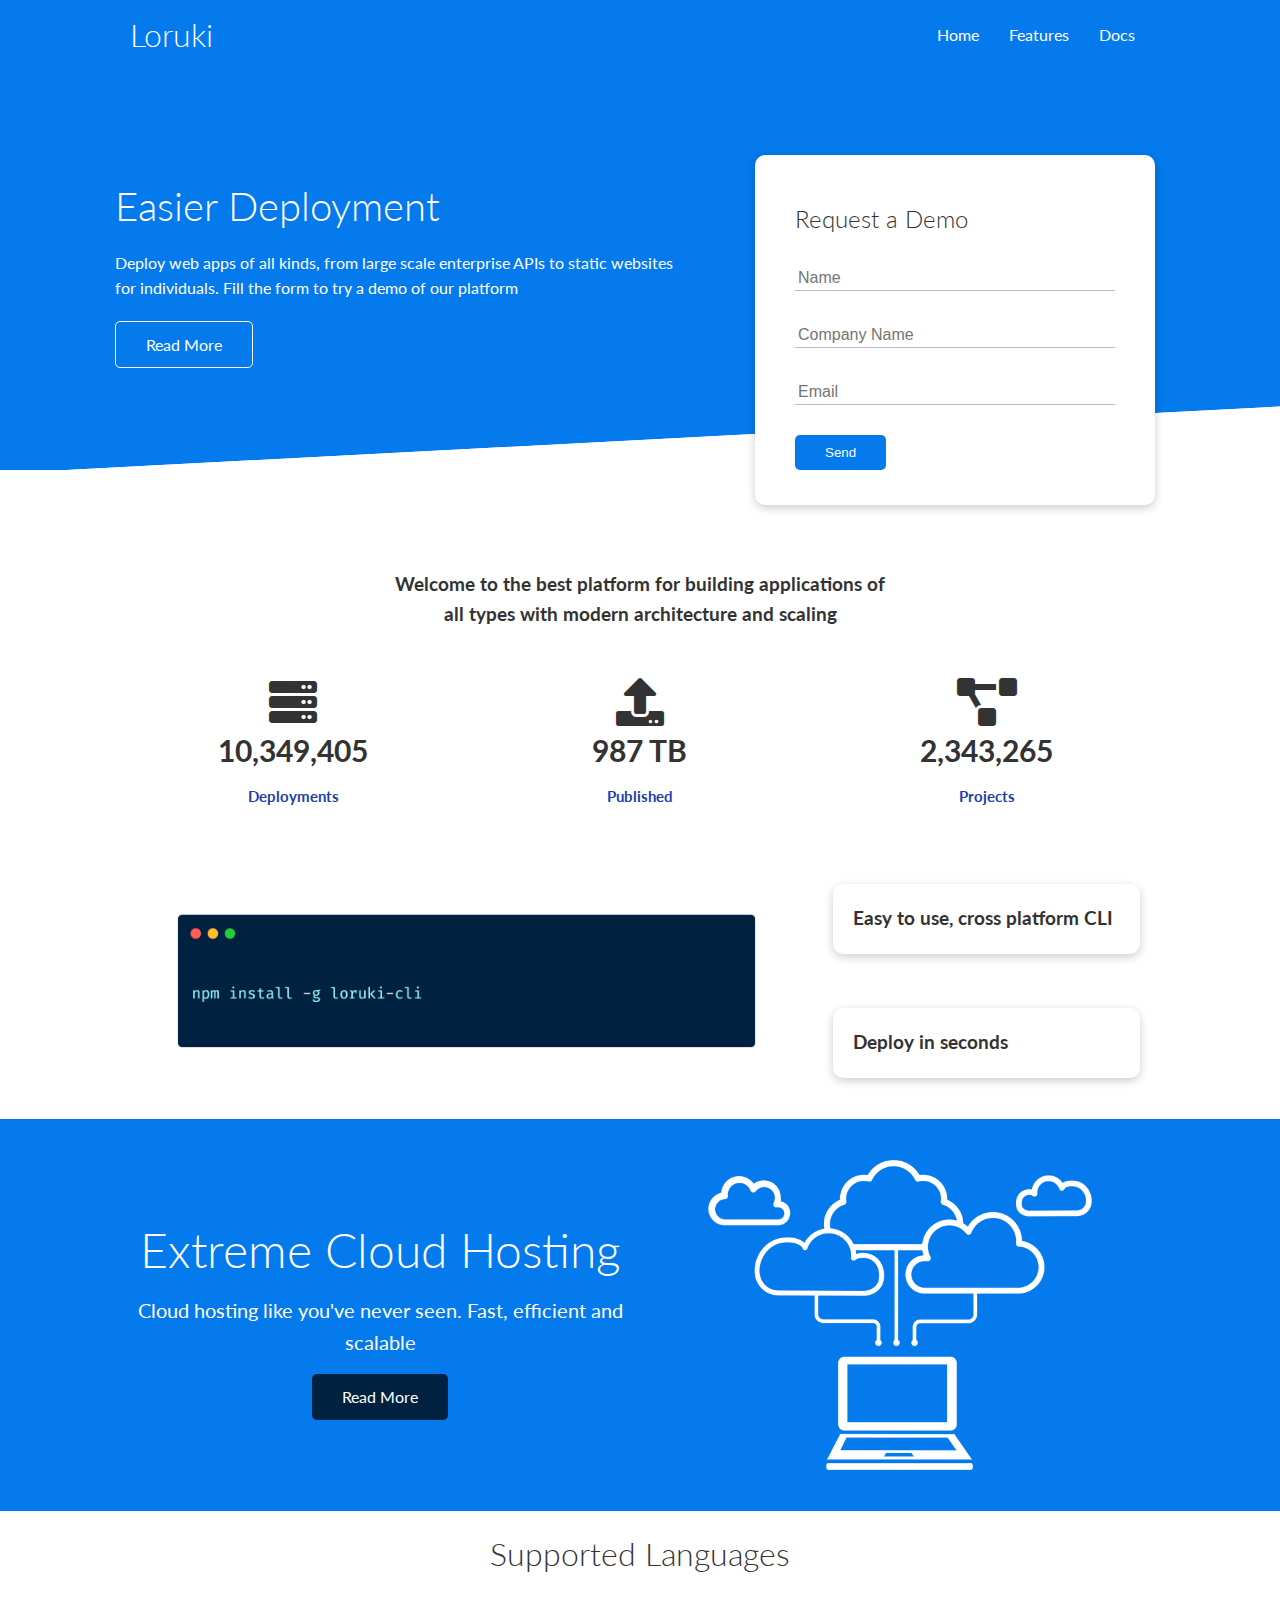
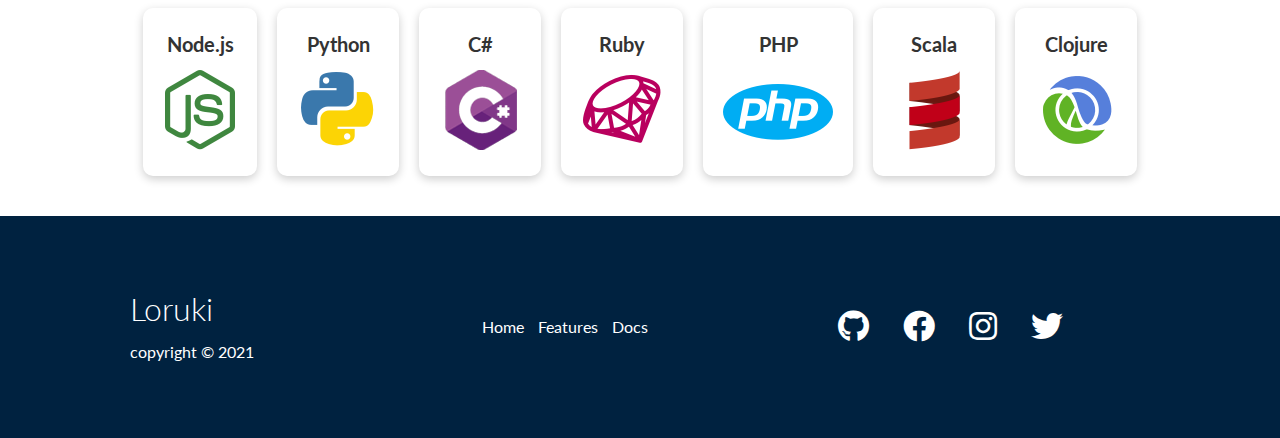
<file: index.html>
<!DOCTYPE html>
<html lang="en">
  <head>
    <meta charset="UTF-8" />
    <meta http-equiv="X-UA-Compatible" content="IE=edge" />
    <meta name="viewport" content="width=device-width, initial-scale=1.0" />
    <link
      rel="stylesheet"
      href="https://cdnjs.cloudflare.com/ajax/libs/font-awesome/5.15.4/css/all.min.css"
      integrity="sha512-1ycn6IcaQQ40/MKBW2W4Rhis/DbILU74C1vSrLJxCq57o941Ym01SwNsOMqvEBFlcgUa6xLiPY/NS5R+E6ztJQ=="
      crossorigin="anonymous"
      referrerpolicy="no-referrer"
    />
    <link rel="stylesheet" href="css/utilities.css" />
    <link rel="stylesheet" href="css/style.css" />
    <title>Loruki | Cloud Hosting For Everyone</title>
  </head>
  <body>
    <!-- Navbar -->
    <div class="navbar">
      <div class="container flex">
        <h1 class="logo">Loruki</h1>
        <nav>
          <ul>
            <li><a href="index.html">Home</a></li>
            <li><a href="features.html">Features</a></li>
            <li><a href="docs.html">Docs</a></li>
          </ul>
        </nav>
      </div>
    </div>

    <!-- Showcase -->
    <section class="Showcase">
      <div class="container grid">
        <div class="Showcase-text">
          <h1>Easier Deployment</h1>
          <p>
            Deploy web apps of all kinds, from large scale enterprise APIs to
            static websites for individuals. Fill the form to try a demo of our
            platform
          </p>
          <a href="features.html" class="btn btn-outline">Read More</a>
        </div>

        <div class="Showcase-form card">
          <h2>Request a Demo</h2>
          <form>
            <div class="form-control">
              <input type="text" name="neme" placeholder="Name" required />
            </div>
            <div class="form-control">
              <input
                type="text"
                name="company"
                placeholder="Company Name"
                required
              />
            </div>
            <div class="form-control">
              <input type="email" name="email" placeholder="Email" required />
            </div>
            <input type="submit" value="Send" class="btn btn-primary" />
          </form>
        </div>
      </div>
    </section>

    <!-- Stats -->
    <section class="stats">
      <div class="container">
        <h3 class="stats-heading text-center my-1">
          Welcome to the best platform for building applications of all types
          with modern architecture and scaling
        </h3>

        <div class="grid grid-3 text-center my-4">
          <div>
            <i class="fas fa-server fa-3x"></i>
            <h3>10,349,405</h3>
            <p class="text-secondary">Deployments</p>
          </div>
          <div>
            <i class="fas fa-upload fa-3x"></i>
            <h3>987 TB</h3>
            <p class="text-secondary">Published</p>
          </div>
          <div>            
            <i class="fas fa-project-diagram fa-3x"></i>
            <h3>2,343,265</h3>
            <p class="text-secondary">Projects</p></div>
        </div>
      </div>
    </section>

    <!-- Cli -->
    <section class="cli">
      <div class="container grid">
        <img src="images/cli.png" alt="">
        <div class="card">
          <h3>Easy to use, cross platform CLI</h3>
        </div>
        <div class="card">
          <h3>Deploy in seconds</h3>
        </div>
      </div>
    </section>

    <!-- Cloud -->
    <section class="cloud bg-primary my-2 py-2">
      <div class="container grid">
        <div class="text-center">
          <h2 class="lg">Extreme Cloud Hosting</h2>
          <p class="lead my-1">Cloud hosting like you've never seen. Fast, efficient and scalable</p>
          <a href="features.html" class="btn btn-dark">Read More</a>
        </div>
        <img src="images/cloud.png" alt="">
      </div>
    </section>

    <!-- Languages -->
    <section class="languages">
      <h2 class="md text-center my-2">
        Supported Languages
      </h2>
      <div class="container flex">
        <div class="card">
          <h4>Node.js</h4>
          <img src="images/logos/node.png" alt="">
        </div>
        <div class="card">
          <h4>Python</h4>
          <img src="images/logos/python.png" alt="">
        </div>
        <div class="card">
          <h4>C#</h4>
          <img src="images/logos/csharp.png" alt="">
        </div>
        <div class="card">
          <h4>Ruby</h4>
          <img src="images/logos/ruby.png" alt="">
        </div>
        <div class="card">
          <h4>PHP</h4>
          <img src="images/logos/php.png" alt="">
        </div>
        <div class="card">
          <h4>Scala</h4>
          <img src="images/logos/scala.png" alt="">
        </div>
        <div class="card">
          <h4>Clojure</h4>
          <img src="images/logos/clojure.png" alt="">
        </div>
      </div>
    </section>

    <!-- Footer -->

  <footer class="footer bg-dark py-5">
    <div class="container grid grid-3">
      <div>
        <h1>Loruki</h1>
        <p>copyright &copy; 2021</p>
      </div>
      <nav>
        <ul>
          <li>
            <a href="index.html">Home</a>
            <a href="features.html">Features</a>
            <a href="docs.html">Docs</a>
          </li>
        </ul>
      </nav>
      <div class="social">
        <a href="#"><i class="fab fa-github fa-2x"></i></a>
        <a href="#"><i class="fab fa-facebook fa-2x"></i></a>
        <a href="#"><i class="fab fa-instagram fa-2x"></i></a>
        <a href="#"><i class="fab fa-twitter fa-2x"></i></a>
      </div>

    </div>
  </footer>





  </body>
</html>
</file>
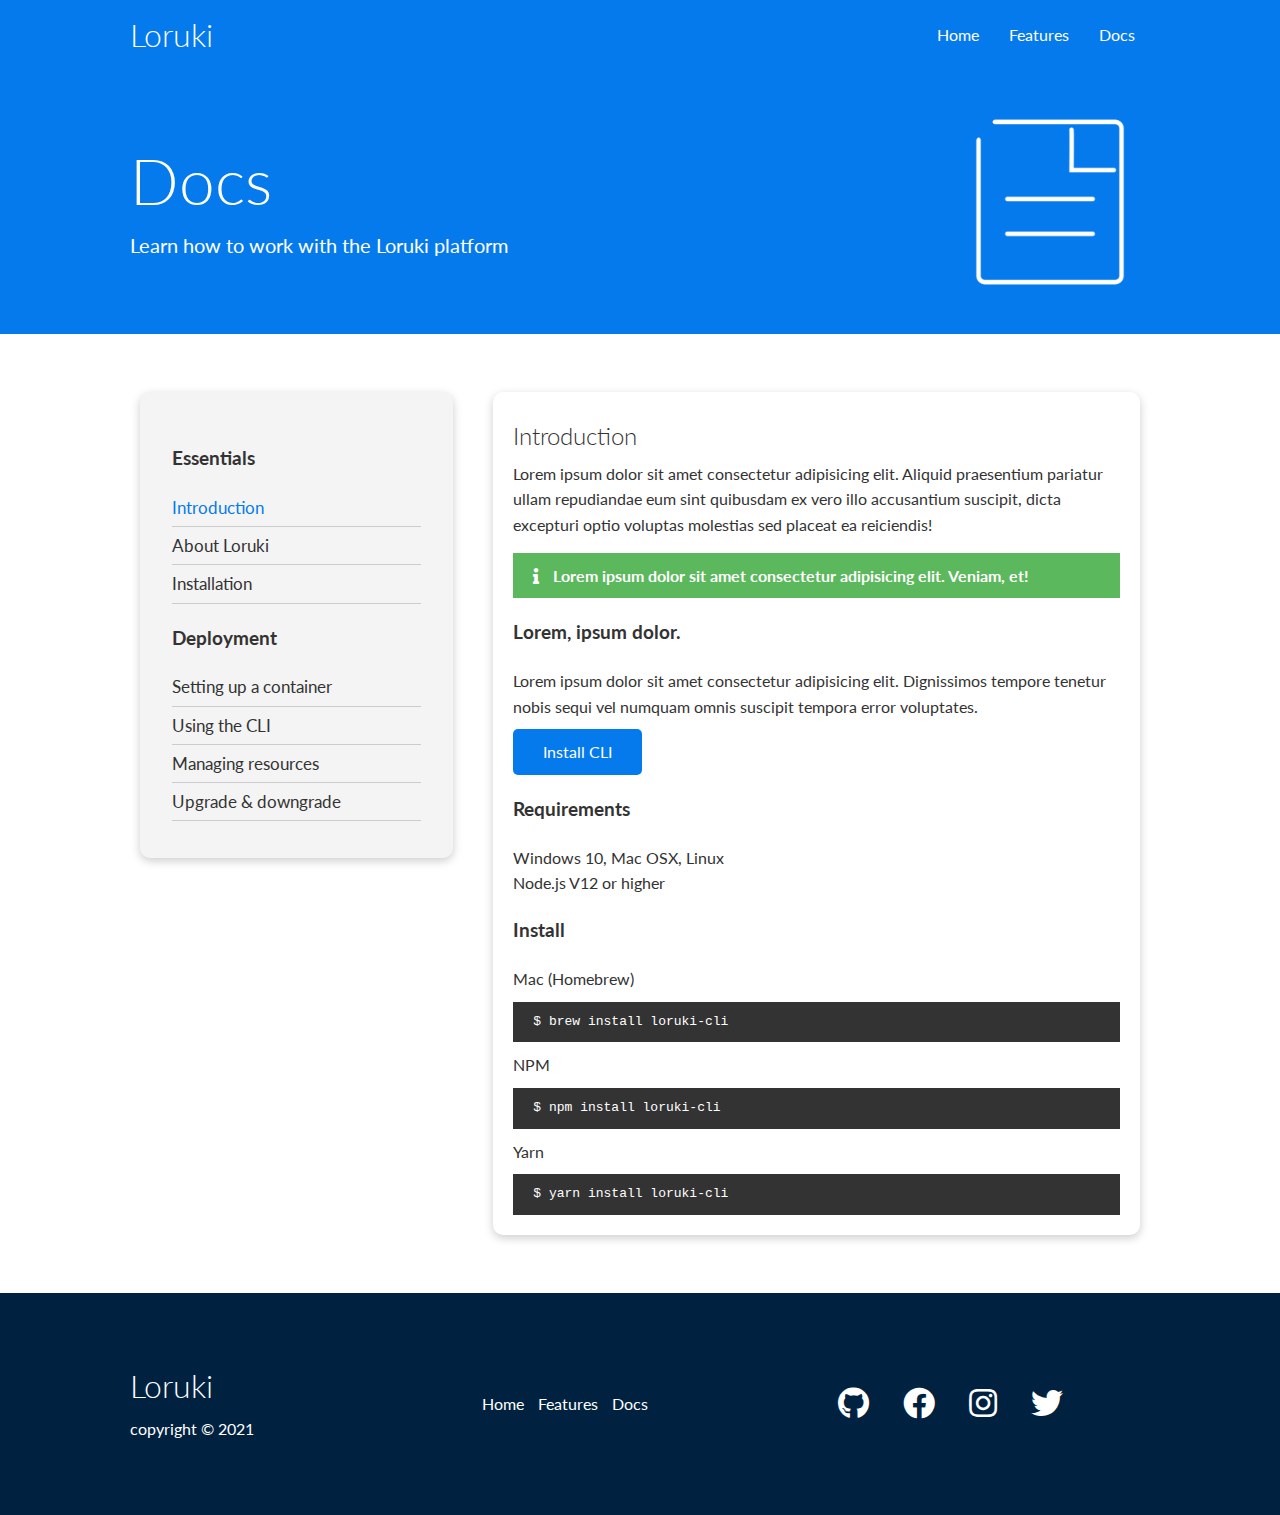
<file: docs.html>
<!DOCTYPE html>
<html lang="en">
  <head>
    <meta charset="UTF-8" />
    <meta http-equiv="X-UA-Compatible" content="IE=edge" />
    <meta name="viewport" content="width=device-width, initial-scale=1.0" />
    <link
      rel="stylesheet"
      href="https://cdnjs.cloudflare.com/ajax/libs/font-awesome/5.15.4/css/all.min.css"
      integrity="sha512-1ycn6IcaQQ40/MKBW2W4Rhis/DbILU74C1vSrLJxCq57o941Ym01SwNsOMqvEBFlcgUa6xLiPY/NS5R+E6ztJQ=="
      crossorigin="anonymous"
      referrerpolicy="no-referrer"
    />
    <link rel="stylesheet" href="css/utilities.css" />
    <link rel="stylesheet" href="css/style.css" />
    <title>Loruki | Cloud Hosting For Everyone</title>
  </head>
  <body>
    <!-- Navbar -->
    <div class="navbar">
      <div class="container flex">
        <h1 class="logo">Loruki</h1>
        <nav>
          <ul>
            <li><a href="index.html">Home</a></li>
            <li><a href="features.html">Features</a></li>
            <li><a href="docs.html">Docs</a></li>
          </ul>
        </nav>
      </div>
    </div>

    <!-- Head -->
    <section class="docs-head bg-primary py-3">
      <div class="container grid">
        <div>
          <h1 class="xl">Docs</h1>
          <p class="lead">Learn how to work with the Loruki platform</p>
        </div>
        <img src="images/docs.png" alt="" />
      </div>
    </section>

    <!-- Docs main -->
    <section class="docs-main my-4">
      <div class="container grid">
        <div class="card bg-light p-3">
          <h3 class="my-2">Essentials</h3>
          <nav>
            <ul>
              <li><a class="text-primary" href="#">Introduction</a></li>
              <li><a href="#">About Loruki</a></li>
              <li><a href="#">Installation</a></li>
            </ul>
          </nav>

          <h3 class="my-2">Deployment</h3>
          <nav>
            <ul>
              <li><a href="#">Setting up a container</a></li>
              <li><a href="#">Using the CLI</a></li>
              <li><a href="#">Managing resources</a></li>
              <li><a href="#">Upgrade & downgrade</a></li>
            </ul>
          </nav>
        </div>
        <div class="card">
          <h2>Introduction</h2>
          <p>
            Lorem ipsum dolor sit amet consectetur adipisicing elit. Aliquid
            praesentium pariatur ullam repudiandae eum sint quibusdam ex vero
            illo accusantium suscipit, dicta excepturi optio voluptas molestias
            sed placeat ea reiciendis!
          </p>

          <div class="alert alert-success">
            <i class="fas fa-info"></i> Lorem ipsum dolor sit amet consectetur
            adipisicing elit. Veniam, et!
          </div>

          <h3>Lorem, ipsum dolor.</h3>
          <p>
            Lorem ipsum dolor sit amet consectetur adipisicing elit. Dignissimos
            tempore tenetur nobis sequi vel numquam omnis suscipit tempora error
            voluptates.
          </p>
          <a href="#" class="btn btn-primary">Install CLI</a>

          <h3>Requirements</h3>
          <ul>
              <li>Windows 10, Mac OSX, Linux</li>
              <li>Node.js V12 or higher</li>
          </ul>

          <h3>Install</h3>
          <p>Mac (Homebrew)</p>
          <pre><code>$ brew install loruki-cli</code></pre>
          <p>NPM</p>
          <pre><code>$ npm install loruki-cli</code></pre>
          <p>Yarn</p>
          <pre><code>$ yarn install loruki-cli</code></pre>

        </div>
      </div>
    </section>

    <!-- Footer -->
    <footer class="footer bg-dark py-5">
      <div class="container grid grid-3">
        <div>
          <h1>Loruki</h1>
          <p>copyright &copy; 2021</p>
        </div>
        <nav>
          <ul>
            <li>
              <a href="index.html">Home</a>
              <a href="features.html">Features</a>
              <a href="docs.html">Docs</a>
            </li>
          </ul>
        </nav>
        <div class="social">
          <a href="#"><i class="fab fa-github fa-2x"></i></a>
          <a href="#"><i class="fab fa-facebook fa-2x"></i></a>
          <a href="#"><i class="fab fa-instagram fa-2x"></i></a>
          <a href="#"><i class="fab fa-twitter fa-2x"></i></a>
        </div>
      </div>
    </footer>
  </body>
</html>
</file>
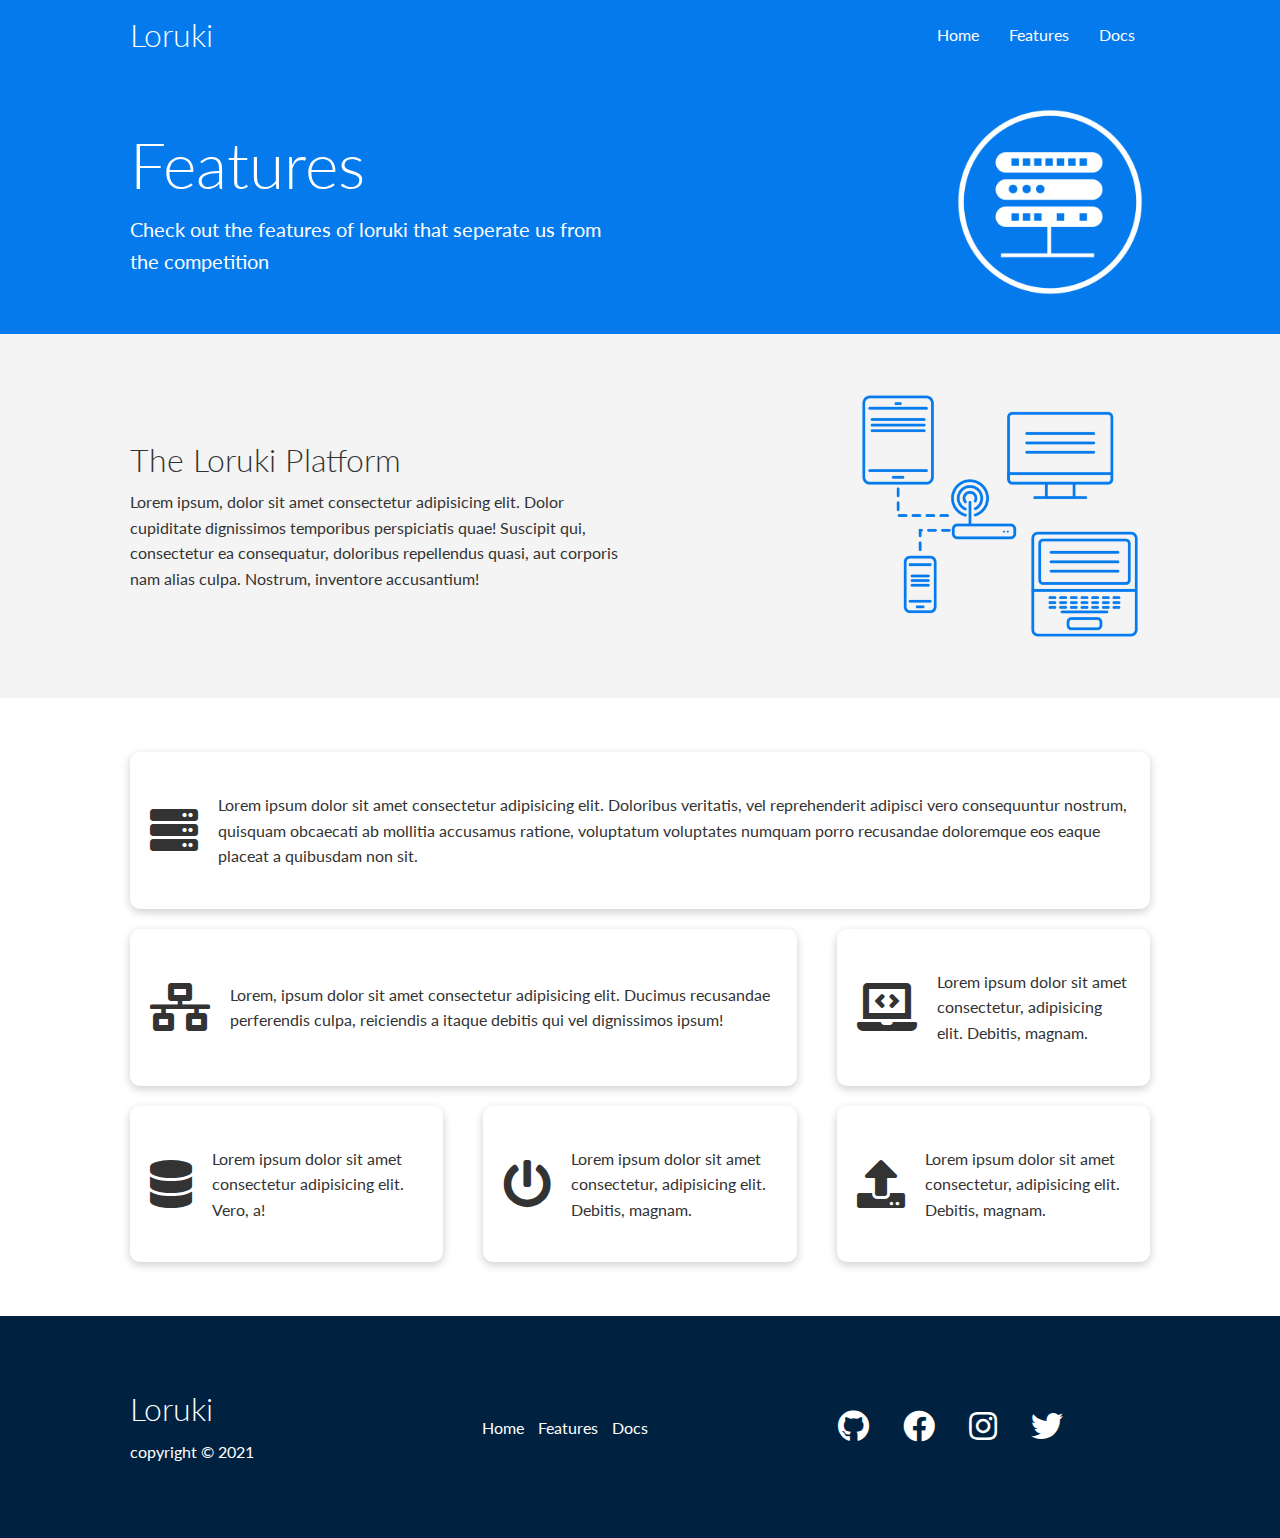
<file: features.html>
<!DOCTYPE html>
<html lang="en">
  <head>
    <meta charset="UTF-8" />
    <meta http-equiv="X-UA-Compatible" content="IE=edge" />
    <meta name="viewport" content="width=device-width, initial-scale=1.0" />
    <link
      rel="stylesheet"
      href="https://cdnjs.cloudflare.com/ajax/libs/font-awesome/5.15.4/css/all.min.css"
      integrity="sha512-1ycn6IcaQQ40/MKBW2W4Rhis/DbILU74C1vSrLJxCq57o941Ym01SwNsOMqvEBFlcgUa6xLiPY/NS5R+E6ztJQ=="
      crossorigin="anonymous"
      referrerpolicy="no-referrer"
    />
    <link rel="stylesheet" href="css/utilities.css" />
    <link rel="stylesheet" href="css/style.css" />
    <title>Loruki | Cloud Hosting For Everyone</title>
  </head>
  <body>
    <!-- Navbar -->
    <div class="navbar">
      <div class="container flex">
        <h1 class="logo">Loruki</h1>
        <nav>
          <ul>
            <li><a href="index.html">Home</a></li>
            <li><a href="features.html">Features</a></li>
            <li><a href="docs.html">Docs</a></li>
          </ul>
        </nav>
      </div>
    </div>

    <!-- Head -->
    <section class="features-head bg-primary py-3">
      <div class="container grid">
        <div>
          <h1 class="xl">Features</h1>
          <p class="lead">
            Check out the features of loruki that seperate us from the
            competition
          </p>
        </div>
        <img src="images/server.png" alt="" />
      </div>
    </section>

    <!-- Sub Head-->
    <section class="features-sub-head bg-light py-3">
        <div class="container grid">
            <div>
                <h1 class="md">The Loruki Platform</h1>
                <p>
                    Lorem ipsum, dolor sit amet consectetur adipisicing elit. Dolor cupiditate dignissimos temporibus perspiciatis quae! Suscipit qui, consectetur ea consequatur, doloribus repellendus quasi, aut corporis nam alias culpa. Nostrum, inventore accusantium!
                </p>
            </div>
            <img src="images/server2.png" alt="">
        </div>
    </section>

    <section class="features-main my-2">
      <div class="container grid grid-3">
        <div class="card flex">
          <i class="fas fa-server fa-3x"></i>
          <p>
            Lorem ipsum dolor sit amet consectetur adipisicing elit. Doloribus
            veritatis, vel reprehenderit adipisci vero consequuntur nostrum,
            quisquam obcaecati ab mollitia accusamus ratione, voluptatum
            voluptates numquam porro recusandae doloremque eos eaque placeat a
            quibusdam non sit.
          </p>
        </div>
        <div class="card flex">
          <i class="fas fa-network-wired fa-3x"></i>
          <p>
            Lorem, ipsum dolor sit amet consectetur adipisicing elit. Ducimus
            recusandae perferendis culpa, reiciendis a itaque debitis qui vel
            dignissimos ipsum!
          </p>
        </div>
        <div class="card flex">
          <i class="fas fa-laptop-code fa-3x"></i>
          <p>
            Lorem ipsum dolor sit amet consectetur, adipisicing elit. Debitis,
            magnam.
          </p>
        </div>
        <div class="card flex">
          <i class="fas fa-database fa-3x"></i>
          <p>
            Lorem ipsum dolor sit amet consectetur adipisicing elit. Vero, a!
          </p>
        </div>
        <div class="card flex">
          <i class="fas fa-power-off fa-3x"></i>
          <p>
            Lorem ipsum dolor sit amet consectetur, adipisicing elit. Debitis,
            magnam.
          </p>
        </div>
        <div class="card flex">
          <i class="fas fa-upload fa-3x"></i>
          <p>
            Lorem ipsum dolor sit amet consectetur, adipisicing elit. Debitis,
            magnam.
          </p>
        </div>
      </div>
    </section>

    <!-- Footer -->

    <footer class="footer bg-dark py-5">
      <div class="container grid grid-3">
        <div>
          <h1>Loruki</h1>
          <p>copyright &copy; 2021</p>
        </div>
        <nav>
          <ul>
            <li>
              <a href="index.html">Home</a>
              <a href="features.html">Features</a>
              <a href="docs.html">Docs</a>
            </li>
          </ul>
        </nav>
        <div class="social">
          <a href="#"><i class="fab fa-github fa-2x"></i></a>
          <a href="#"><i class="fab fa-facebook fa-2x"></i></a>
          <a href="#"><i class="fab fa-instagram fa-2x"></i></a>
          <a href="#"><i class="fab fa-twitter fa-2x"></i></a>
        </div>
      </div>
    </footer>
  </body>
</html>
</file>
<file: css/utilities.css>
.container {
    max-width: 1100px;
    margin: 0 auto;
    overflow: auto;
    padding: 0 40px;
}

.card {
    background-color: #fff;
    color: #333;
    border-radius: 10px;
    box-shadow: 0 3px 10px rgba(0,0,0,0.2);
    padding: 20px;
    margin: 10px;
}

.btn {
    display: inline-block;
    padding: 10px 30px;
    cursor: pointer;
    background-color: var(--primary-color);
    color: #fff;
    border: none;
    border-radius: 5px;
}

.btn-outline {
    background-color: transparent;
    border: 1px #fff solid;
}

.btn:hover {
    transform: scale(0.98);
}

/* Backgrounds & colored btns */
.bg-primary , .btn-primary {
    background-color: var(--primary-color) ;
    color: #fff;
}

.bg-secondary , .btn-secondary {
    background-color: var(--secondary-color) ;
    color: #fff;
}
.bg-dark , .btn-dark {
    background-color: var(--dark-color) ;
    color: #fff;
}
.bg-light , .btn-light {
    background-color: var(--light-color) ;
    color: #333;
}

.bg-primary a, .btn-primary a, 
.bg-secondary a, .btn-secondary a,
.bg-dark a, .btn-dark a {
    color: #fff;
}

/* Text Colors */
.text-primary{
    color: var(--primary-color) ;
}

.text-secondary{
    color: var(--secondary-color);
}
.text-dark{
    color: var(--dark-color);
}
.text-light{
    color: var(--light-color);
}

/* Text Sizes */
.lead {
    font-size: 20px;
}

.sm {
    font-size: 1rem;
}
.md {
    font-size: 2rem;
}
.lg {
    font-size: 3rem;
}
.xl {
    font-size: 4rem;
}

.text-center {
    text-align: center;
}

/* Alert */
.alert {
    background-color: var(--light-color);
    padding: 10px 20px;
    font-weight: bold;
    margin: 15px 0;
}

.alert i {
    margin-right: 10px;
}

.alert-success {
    background-color: var(--success-color);
    color: #fff;
}

.alert-error {
    background-color: var(--error-color);
    color: #fff;
}

.flex {
    display: flex;
    justify-content: center;
    align-items: center;
    height: 100%;
}

.grid {
    display: grid;
    grid-template-columns: repeat(2, 1fr);
    gap: 20px;
    justify-content: center;
    align-items: center;
    height: 100%;
}

.grid-3 {
    grid-template-columns: repeat(3, 1fr);

}

/* Margin */
.my-1 {
    margin: 1rem 0;
}

.my-2 {
    margin: 1.5rem 0;

}

.my-3 {
    margin: 2rem 0;

}

.my-4 {
    margin: 3rem 0;

}
.my-5 {
    margin: 4rem 0;

}


.m-1 {
    margin: 1rem;
}

.m-2 {
    margin: 1.5rem;

}

.m-3 {
    margin: 2rem;

}

.m-4 {
    margin: 3rem;

}
.m-5 {
    margin: 4rem;

}


/* Padding */
.py-1 {
    padding: 1rem 0;
}

.py-2 {
    padding: 1.5rem 0;

}

.py-3 {
    padding: 2rem 0;

}

.py-4 {
    padding: 3rem 0;

}
.py-5 {
    padding: 4rem 0;

}


.p-1 {
    padding: 1rem;
}

.p-2 {
    padding: 1.5rem;

}

.p-3 {
    padding: 2rem;

}

.p-4 {
    padding: 3rem;

}
.p-5 {
    padding: 4rem;

}
</file>
<file: css/style.css>
@import url('https://fonts.googleapis.com/css2?family=Lato:wght@300&display=swap');

:root {
    --primary-color: #047aed;
    --secondary-color: #1c3fa8;
    --dark-color: #002240;
    --light-color: #f4f4f4;
    --success-color: #5cb85c;
    --error-color:#d9534f;
}

* {
    box-sizing: border-box;
    padding: 0;
    margin: 0;
}

body {
    font-family: 'Lato', sans-serif;
    color: #333;
    line-height: 1.6;
}

ul {
    list-style-type: none;
}

a {
    text-decoration: none;
    color: #333;
}

h1,
h2 {
    font-weight: 300;
    line-height: 1.2;
    margin: 10px 0;
}

p {
    margin: 10px 0;
}

img {
    width: 100%;
}

code, pre {
    background-color: #333;
    color: #fff;
    padding: 10px;
}

/* Navbar */
.navbar {
    background-color: var(--primary-color);
    color: #fff;
    height: 70px;
}

.navbar ul {
    display: flex;
}

.navbar a {
    color: #fff;
    padding: 10px;
    margin: 0 5px;
}

.navbar a:hover {
    border-bottom: 2px #fff solid;
}

.navbar .flex {
    justify-content: space-between;
}

/* Showcase */
.Showcase {
    background-color: var(--primary-color);
    height: 400px;
    color: #fff;
    position: relative;
}

.Showcase h1 {
    font-size: 40px;
}

.Showcase p {
    margin: 20px 0;
}


.Showcase .grid{
    overflow: visible;
    grid-template-columns: 55% 45%;
    gap: 30px;
}

.Showcase-form {
    position: relative;
    top: 60px;
    height: 350px;
    width: 400px;
    padding: 40px;
    z-index: 100;
    justify-self: flex-end;
}

.Showcase-form .form-control {
    margin: 30px 0;
}

.Showcase-form input[type='text'], 
.Showcase-form input[type='email'] {
    border: 0;
    border-bottom: 1px solid #b4becb;
    width: 100%;
    padding: 3px;
    font-size: 16px;
}

.Showcase-form input:focus {
    outline: none;
}

.Showcase::before,
 .Showcase::after {
    content: '';
    position: absolute;
    height: 100px;
    bottom: -70px;
    right: 0;
    left: 0;
    background-color: #fff;
    transform: skewY(-3deg);
    -webkit-transform: skewY(-3deg);
    -moz-transform: skewY(-3deg);
    -ms-transform: skewY(-3deg);
}

/* Stats */
.stats {
    padding-top: 100px;

}


.stats-heading {
    max-width: 500px;
    margin: auto;
}

.stats .grid h3 {
    font-size: 30px;

}
.stats .grid p {
    font-size: 15px;
    font-weight: bold;
}

/* Cli */
.cli .grid {
    grid-template-columns: repeat(3, 1fr);
    grid-template-rows: repeat(2, 1fr);
}

/* the img */
.cli .grid > *:first-child {
    grid-column: 1 / span 2;
    grid-row: 1 / span 2;
}


/* Cloud */
.cloud .grid {
    grid-template-columns: 4fr, 3fr;
}


/* Languages */
.languages .flex {
    flex-wrap: wrap;
}

.languages .card {
    text-align: center;
    margin: 10px 10px 40px;
    transition: transform 0.2s ease-in;

}

.languages .card h4 {
    font-size: 20px;
    margin-bottom: 10px;
}

.languages .card:hover {
    transform: translateY(-15px);
}

/* Features */
.features-head img, .docs-head img {
    width: 200px;
    justify-self: flex-end;
}

.features-sub-head img {
    width: 300px;
    justify-self: flex-end;
}

.features-main .card > i {
    margin-right: 20px;
}

.features-main .grid {
    padding: 30px;
}

.features-main .grid > *:first-child {
    grid-column: 1 / span 3;
}

.features-main .grid > *:nth-child(2) {
    grid-column: 1 / span 2;
}

/* Docs */
.docs-main h3 {
    margin: 20px 0;
}

.docs-main .grid {
    grid-template-columns: 1fr 2fr;
    align-items: flex-start;
}

.docs-main nav li {
    font-size: 17px;
    padding-bottom: 5px;
    margin-bottom: 5px;
    border-bottom: 1px #ccc solid;
}

.docs-main a:hover {
    font-weight: bold;
}



/* Footer */
.footer .social a {
    margin: 0 10px
}

.footer a {
    padding: 5px;
}

/* Tablet and under*/
@media(max-width: 768px) {
    .grid, 
    .Showcase .grid,
    .stats .grid,
    .cli .grid,
    .cloud .grid {
        grid-template-columns: 1fr;
        grid-template-rows: 1fr;
    }

    .Showcase {
        height: auto;
    }

    .Showcase-text {
        text-align: center;
        margin-top: 40px;
    }

    .Showcase-form{
        justify-self: center;
        margin: auto;
    }

    .cli .grid > *:first-child {
        grid-column: 1;
        grid-row: 1;
    }

    .cli .card {
        text-align: center;
    }
}

/* Mobile*/
@media(max-width: 500px) {
    .navbar {
        height: 110px;
    }

    .navbar .flex {
        flex-direction: column;
    }

    .navbar ul {
        padding: 10px;
        background-color: rgba(0,0,0,0.1);
    }

}
</file>
